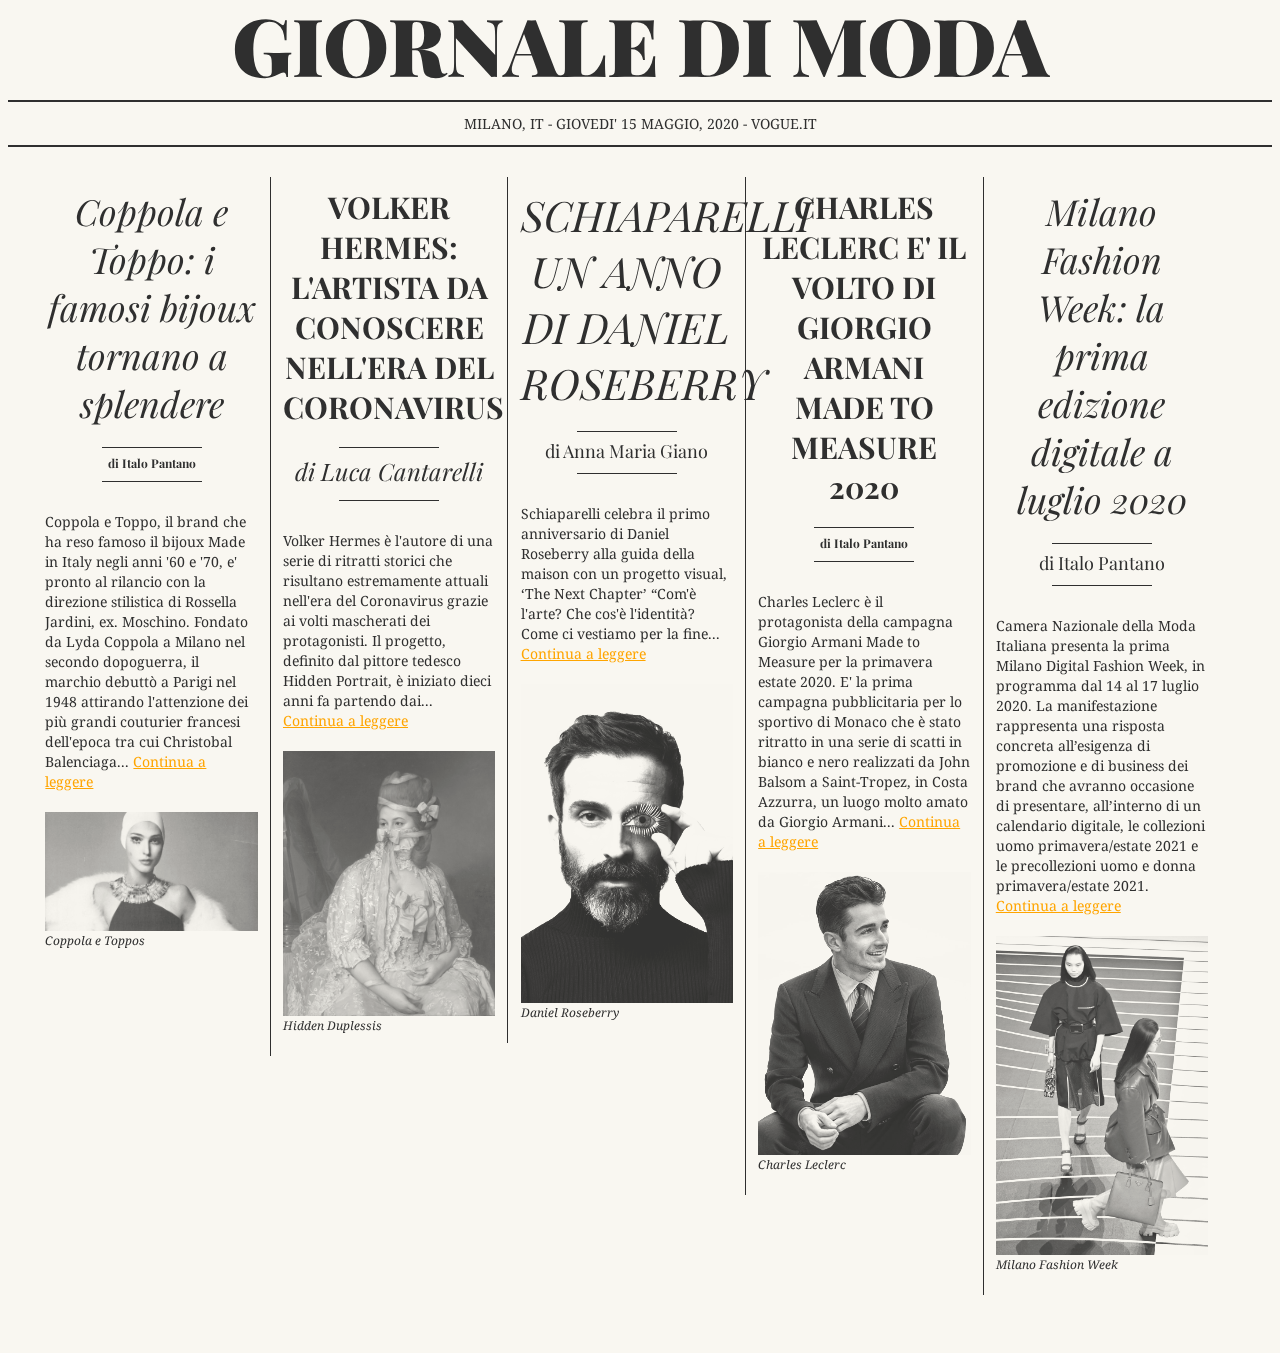
<file: index.html>
<html>
<head>
    <link href='https://fonts.googleapis.com/css?family=Playfair+Display:400,700,900,400italic,700italic,900italic|Droid+Serif:400,700,400italic,700italic' rel='stylesheet' type='text/css'>
    <link rel="stylesheet" href="styles/newspaper.css">
    <title>Newspaper</title>
    <meta name="viewport" content="width=device-width" charset="utf-8">
</head>
<body>
    <div class="head">
        <div class="headerobjectswrapper">
            <div class="weatherforcastbox"><span style="font-style: italic;">
                <ul>
                    <li><a style="color:orange" href="index.html">Home</a></li>
                    <li><a style="color:orange" href="pages/about.html">About</a></li>
                    <li><a style="color:orange" href="documents/Newspaper.pdf" download="index.pdf">Download page</a></li>
                </ul></span><br>
            </div>
            <header>Giornale di moda</header>
        </div>
        <div class="subhead">Milano, IT - Giovedi' 15 Maggio, 2020 - Vogue.it</div>
    </div>
    <div class="content">
        <div class="collumns">
            <div class="collumn">
                <div class="head">
                    <span class="headline hl3">
                        Coppola e Toppo: i famosi bijoux tornano a splendere
                    </span><p><span class="headline hl4">di Italo Pantano</span></p>
                </div>
                    Coppola e Toppo, il brand che ha reso famoso il bijoux Made in Italy
                    negli anni '60 e '70, e' pronto al rilancio con la direzione stilistica
                    di Rossella Jardini, ex. Moschino.
                    Fondato da Lyda Coppola a Milano nel secondo dopoguerra, il marchio
                    debuttò a Parigi nel 1948 attirando l'attenzione dei più
                    grandi couturier francesi dell'epoca tra cui Christobal Balenciaga...
                <a style="color:orange" href="pages/article1.html">Continua a leggere</a><br/><br/>
                <figure class="figure">
                    <img class="media" src="images/CoppolaToppo.jpg" alt="">
                    <figcaption class="figcaption">Coppola e Toppos</figcaption>
                </figure>
            </div>
            <div class="collumn">
                <div class="head">
                    <span class="headline hl1">
                        Volker Hermes: l'artista da conoscere nell'era del Coronavirus
                    </span><p><span class="headline hl2">di Luca Cantarelli</span></p>
                </div>
                    Volker Hermes è l'autore di una serie di ritratti storici che
                    risultano estremamente attuali nell'era del Coronavirus grazie
                    ai volti mascherati dei protagonisti. Il progetto, definito
                    dal pittore tedesco Hidden Portrait, è iniziato dieci anni fa
                    partendo dai...
                <a style="color:orange" href="pages/article2.html">Continua a leggere</a><br/><br/>
                <figure class="figure">
                    <img class="media" src="images/HiddenDuplessis.jpg" alt="">
                    <figcaption class="figcaption">Hidden Duplessis</figcaption>
                </figure>
            </div>
            <div class="collumn">
                <div class="head">
                    <span class="headline hl5">
                        Schiaparelli un anno di Daniel Roseberry
                    </span><p><span class="headline hl6">di Anna Maria Giano</span></p>
                </div>
                    Schiaparelli celebra il primo anniversario di Daniel Roseberry
                    alla guida della maison con un progetto visual, ‘The Next Chapter’
                    “Com'è l'arte? Che cos'è l'identità? Come ci vestiamo per la fine...
                <a style="color:orange" href="pages/article3.html">Continua a leggere</a><br/><br/>
                <figure class="figure">
                    <img class="media" src="images/Schiaparelli.jpg" alt="">
                    <figcaption class="figcaption">Daniel Roseberry</figcaption>
                </figure>
            </div>
            <div class="collumn">
                <div class="head">
                    <span class="headline hl1">
                        Charles Leclerc e' il volto di Giorgio Armani Made to Measure 2020
                    </span><p><span class="headline hl4">di Italo Pantano</span></p>
                </div>
                    Charles Leclerc è il protagonista della campagna Giorgio Armani
                    Made to Measure per la primavera estate 2020. E' la prima campagna
                    pubblicitaria per lo sportivo di Monaco che è stato ritratto in
                    una serie di scatti in bianco e nero realizzati da John Balsom a
                    Saint-Tropez, in Costa Azzurra, un luogo molto amato da Giorgio Armani...
                <a style="color:orange" href="pages/article4.html">Continua a leggere</a><br/><br/>
                <figure class="figure">
                    <img class="media" src="images/CharlesLeclerc.jpg" alt="">
                    <figcaption class="figcaption">Charles Leclerc</figcaption>
                </figure>
            </div>
            <div class="collumn">
                <div class="head">
                    <span class="headline hl3">
                        Milano Fashion Week: la prima edizione digitale a luglio 2020
                    </span><p><span class="headline hl6">di Italo Pantano</span></p>
                </div>
                    Camera Nazionale della Moda Italiana presenta la prima Milano
                    Digital Fashion Week, in programma dal 14 al 17 luglio 2020.
                    La manifestazione rappresenta una risposta concreta all’esigenza
                    di promozione e di business dei brand che avranno occasione di
                    presentare, all’interno di un calendario digitale, le collezioni
                    uomo primavera/estate 2021 e le precollezioni uomo e donna
                    primavera/estate 2021.
                <a style="color:orange" href="pages/article5.html">Continua a leggere</a><br/><br/>
                <figure class="figure">
                    <img class="media" src="images/FashionStyle.jpg" alt="">
                    <figcaption class="figcaption">Milano Fashion Week</figcaption>
                </figure>
            </div>
        </div>
    </div>
</body>
</html>
</file>
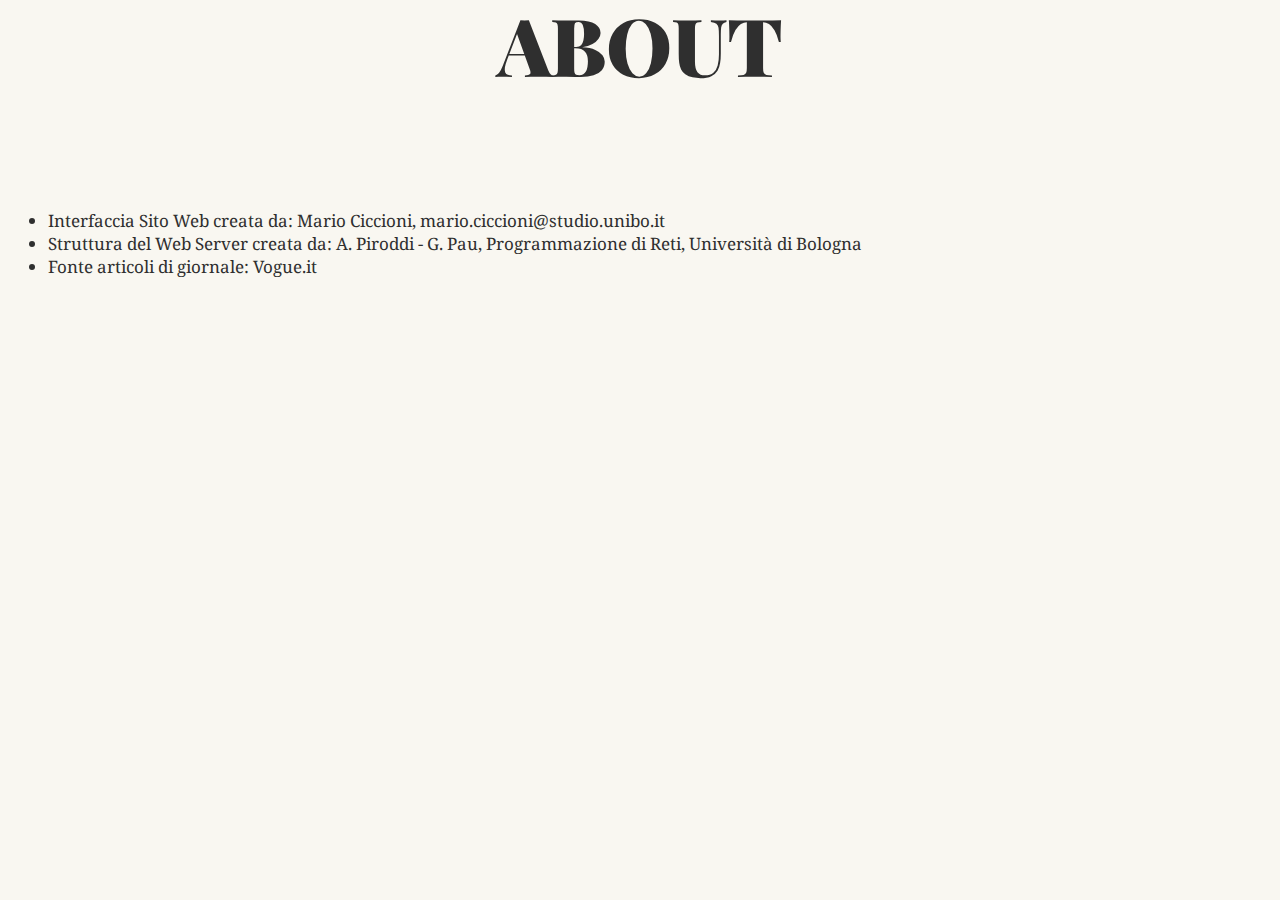
<file: pages/about.html>
<html>
<head>
    <link href='https://fonts.googleapis.com/css?family=Playfair+Display:400,700,900,400italic,700italic,900italic|Droid+Serif:400,700,400italic,700italic' rel='stylesheet' type='text/css'>
    <link rel="stylesheet" href="../styles/articlestyle.css">
    <title>Newspaper</title>
    <meta name="viewport" content="width=device-width" charset="utf-8">
</head>
<body>
    <div class="head">
        <div class="headerobjectswrapper">
            <div class="weatherforcastbox"><span style="font-style: italic;">
                <ul>
                    <li><a style="color:orange" href="../index.html">Home</a></li>
                    <li><a style="color:orange" href="about.html">About</a></li>
                </ul></span><br>
            </div>
            <header>ABOUT</header>
        </div>
        <div style="font-size:17px" align="left">
            <br/>
            <br/>
            <br/>
            <br/>
            <ul>
                <li>Interfaccia Sito Web creata da: Mario Ciccioni, mario.ciccioni@studio.unibo.it</li>
                <li>Struttura del Web Server creata da: A. Piroddi - G. Pau, Programmazione di Reti, Università di Bologna</li>
                <li>Fonte articoli di giornale: Vogue.it</li>
            </ul>
        </div>
    </div>
</body>
</html>
</file>
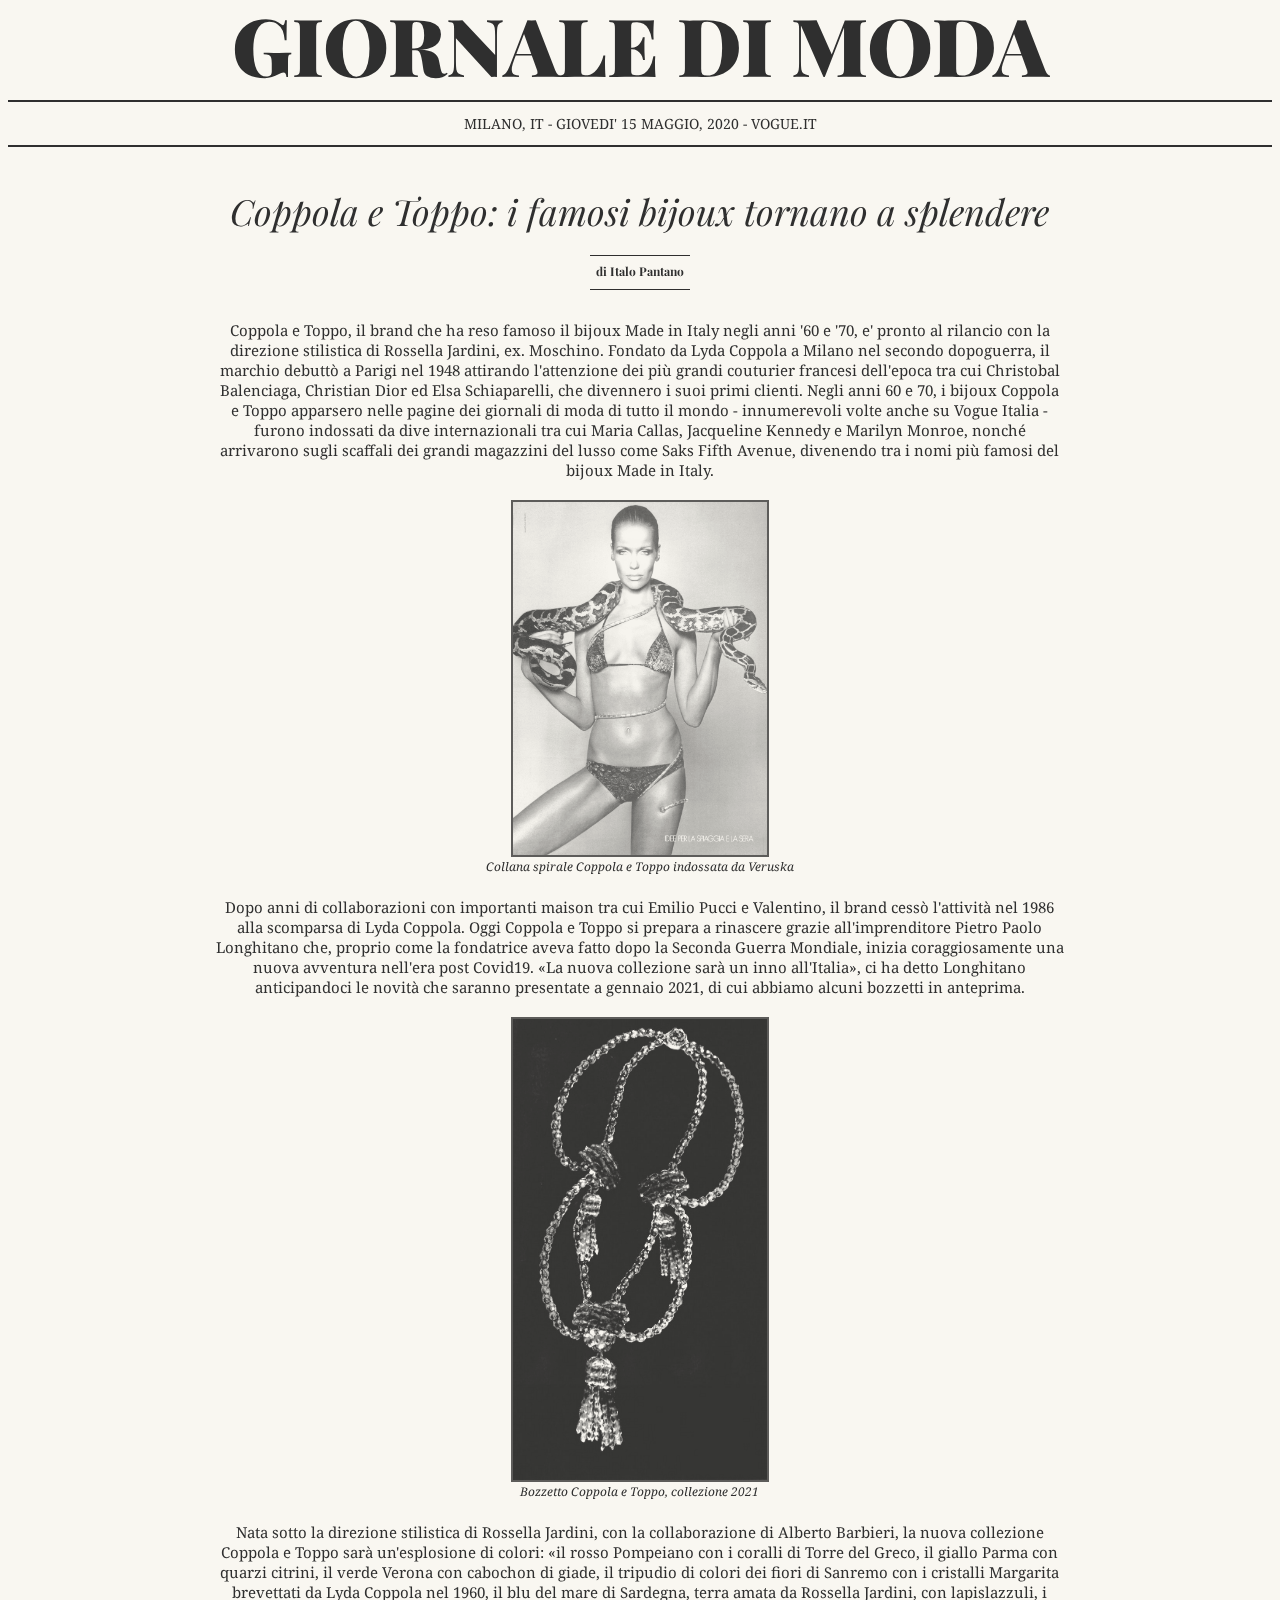
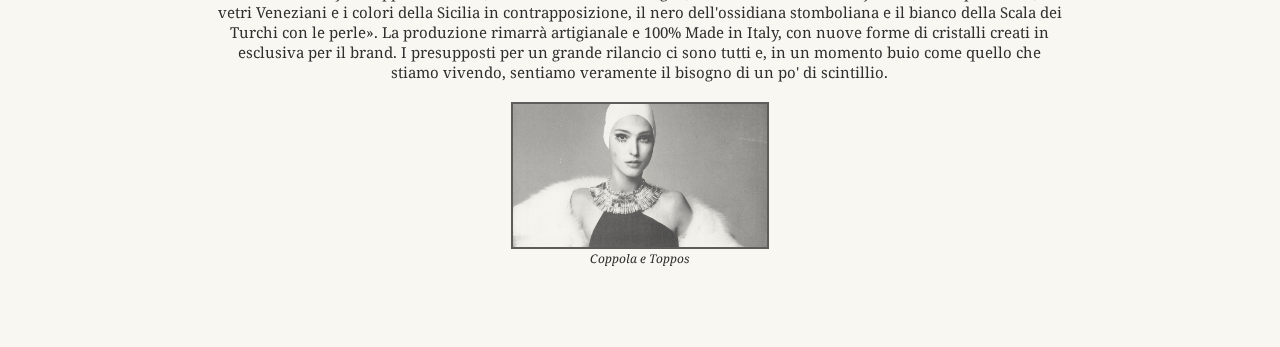
<file: pages/article1.html>
<html>
<head>
    <link href='https://fonts.googleapis.com/css?family=Playfair+Display:400,700,900,400italic,700italic,900italic|Droid+Serif:400,700,400italic,700italic' rel='stylesheet' type='text/css'>
    <link rel="stylesheet" href="../styles/articlestyle.css">
    <title>Newspaper</title>
    <meta name="viewport" content="width=device-width" charset="utf-8">
</head>
<body>
    <div class="head">
        <div class="headerobjectswrapper">
            <div class="weatherforcastbox"><span style="font-style: italic;">
                <ul>
                    <li><a style="color:orange" href="../index.html">Home</a></li>
                    <li><a style="color:orange" href="about.html">About</a></li>
                </ul></span><br>
            </div>
            <header>Giornale di moda</header>
        </div>
        <div class="subhead">Milano, IT - Giovedi' 15 Maggio, 2020 - Vogue.it</div>
    </div>
    <div class="content">
        <div class="collumnforarticle">
            <div class="head">
                <span class="headline hl3">
                    Coppola e Toppo: i famosi bijoux tornano a splendere
                </span><p><span class="headline hl4">di Italo Pantano</span></p>
            </div>
                Coppola e Toppo, il brand che ha reso famoso il bijoux Made in Italy
                negli anni '60 e '70, e' pronto al rilancio con la direzione stilistica
                di Rossella Jardini, ex. Moschino.
                Fondato da Lyda Coppola a Milano nel secondo dopoguerra, il marchio
                debuttò a Parigi nel 1948 attirando l'attenzione dei più
                grandi couturier francesi dell'epoca tra cui Christobal Balenciaga,
                Christian Dior ed Elsa Schiaparelli, che divennero i suoi primi clienti.
                Negli anni 60 e 70, i bijoux Coppola e Toppo apparsero nelle pagine
                dei giornali di moda di tutto il mondo - innumerevoli volte anche
                su Vogue Italia - furono indossati da dive internazionali tra cui
                Maria Callas, Jacqueline Kennedy e Marilyn Monroe, nonché arrivarono
                sugli scaffali dei grandi magazzini del lusso come Saks Fifth Avenue,
                divenendo tra i nomi più famosi del bijoux Made in Italy.
                <br/><br/>
                <figure class="figure">
                    <img class="mediaforarticle" src="../images/Collana.jpg" border="2" alt="">
                    <figcaption class="figcaption">Collana spirale Coppola e Toppo indossata da Veruska</figcaption>
                </figure>
                Dopo anni di collaborazioni con importanti maison tra cui Emilio
                Pucci e Valentino, il brand cessò l'attività nel 1986 alla scomparsa
                di Lyda Coppola.
                Oggi Coppola e Toppo si prepara a rinascere grazie all'imprenditore
                Pietro Paolo Longhitano che, proprio come la fondatrice aveva fatto
                dopo la Seconda Guerra Mondiale, inizia coraggiosamente una nuova
                avventura nell'era post Covid19.
                «La nuova collezione sarà un inno all'Italia», ci ha detto Longhitano
                anticipandoci le novità che saranno presentate a gennaio 2021, di cui
                abbiamo alcuni bozzetti in anteprima.
                <br/><br/>
                <figure class="figure">
                    <img class="mediaforarticle" src="../images/Bozzetto.jpg" border="2" alt="">
                    <figcaption class="figcaption">Bozzetto Coppola e Toppo, collezione 2021</figcaption>
                </figure>
                Nata sotto la direzione stilistica di Rossella Jardini, con la
                collaborazione di Alberto Barbieri, la nuova collezione Coppola
                e Toppo sarà un'esplosione di colori: «il rosso Pompeiano con i
                coralli di Torre del Greco, il giallo Parma con quarzi citrini,
                il verde Verona con cabochon di giade, il tripudio di colori dei
                fiori di Sanremo con i cristalli Margarita brevettati da Lyda
                Coppola nel 1960, il blu del mare di Sardegna, terra amata da
                Rossella Jardini, con lapislazzuli, i vetri Veneziani e i colori
                della Sicilia in contrapposizione, il nero dell'ossidiana stomboliana
                e il bianco della Scala dei Turchi con le perle». La produzione rimarrà
                artigianale e 100% Made in Italy, con nuove forme di cristalli creati
                in esclusiva per il brand.
                I presupposti per un grande rilancio ci sono tutti e, in un momento
                buio come quello che stiamo vivendo, sentiamo veramente il bisogno
                di un po' di scintillio.
                <br/><br/>
            <figure class="figure">
                <img class="mediaforarticle" src="../images/CoppolaToppo.jpg" border="2" alt="">
                <figcaption class="figcaption">Coppola e Toppos</figcaption>
            </figure>
        </div>
    </div>
</body>
</html>
</file>
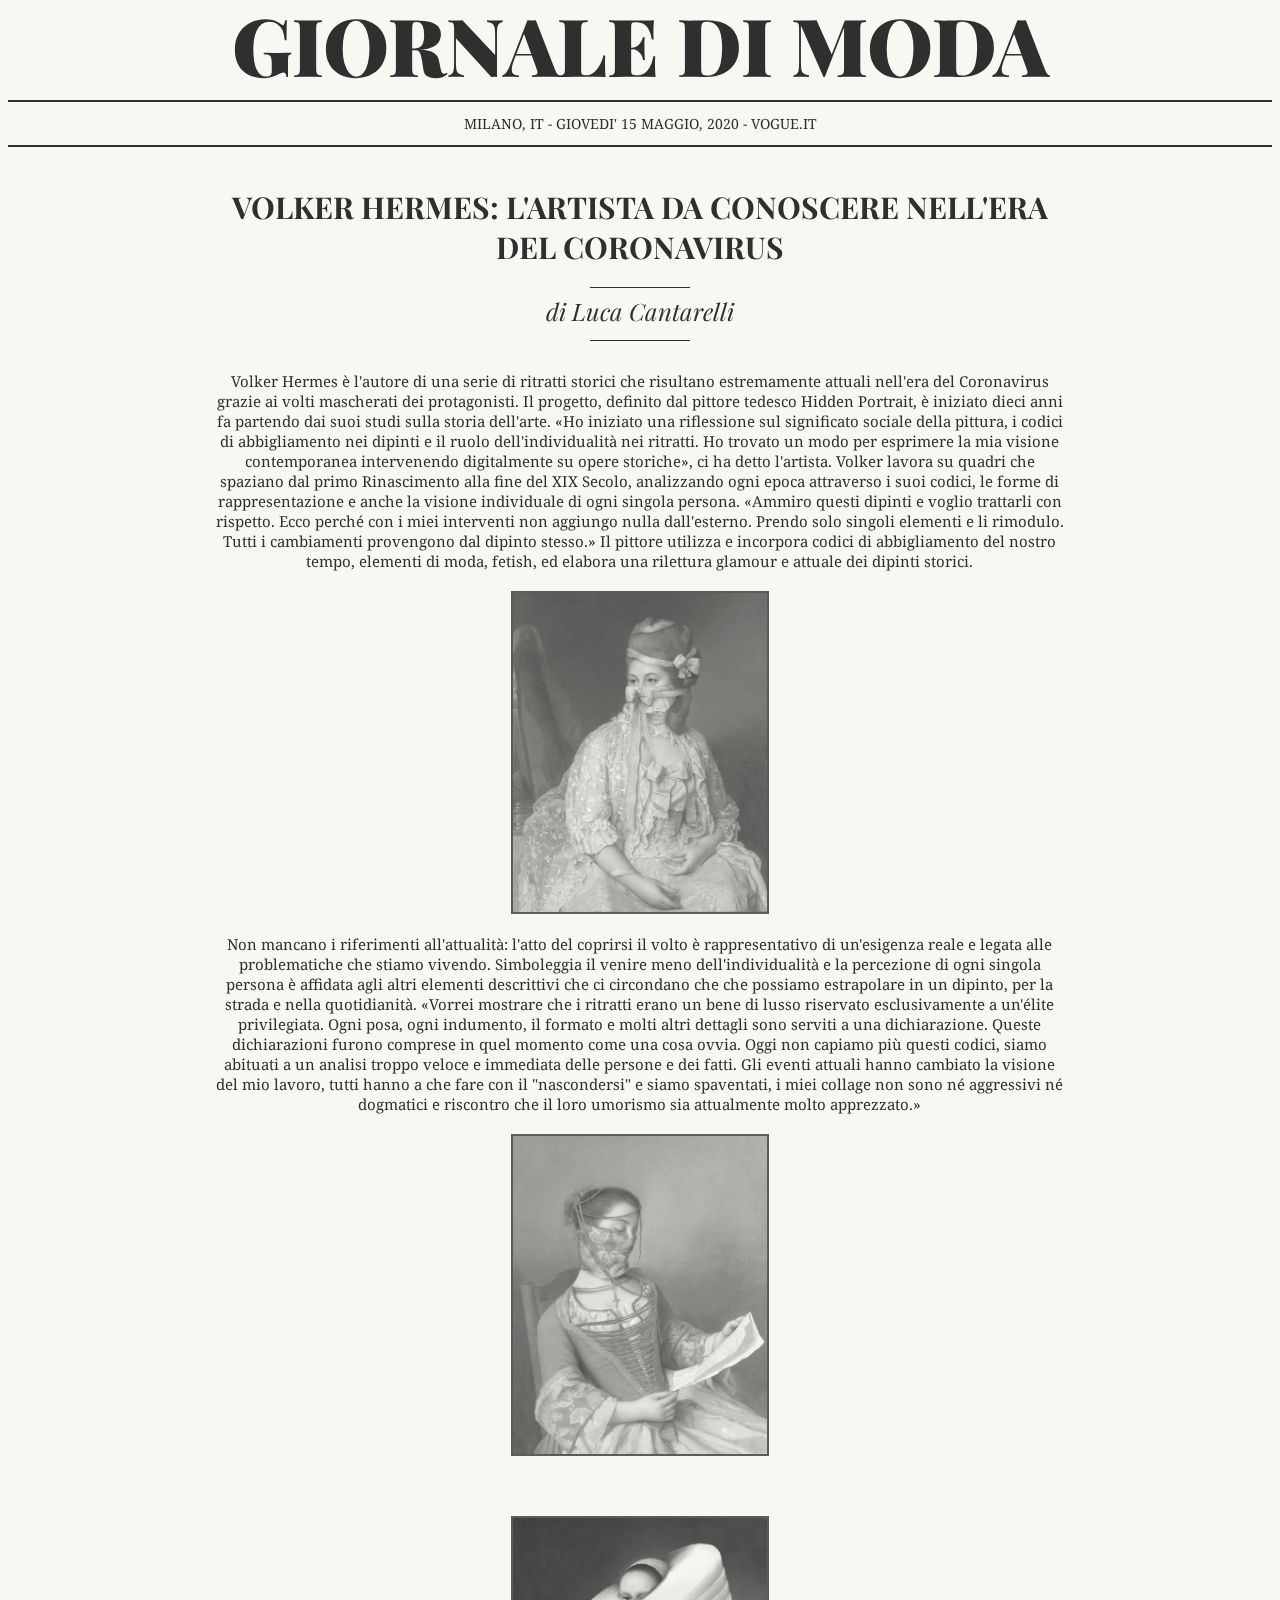
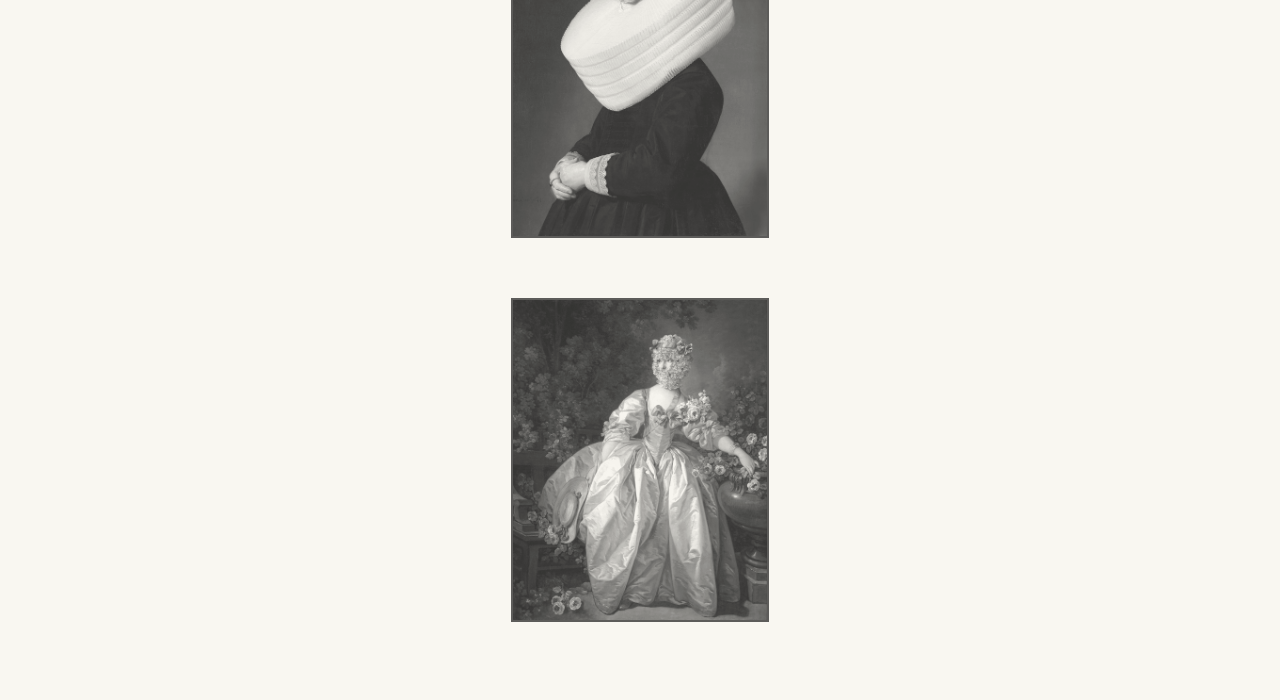
<file: pages/article2.html>
<html>
<head>
    <link href='https://fonts.googleapis.com/css?family=Playfair+Display:400,700,900,400italic,700italic,900italic|Droid+Serif:400,700,400italic,700italic' rel='stylesheet' type='text/css'>
    <link rel="stylesheet" href="../styles/articlestyle.css">
    <title>Newspaper</title>
    <meta name="viewport" content="width=device-width" charset="utf-8">
</head>
<body>
    <div class="head">
        <div class="headerobjectswrapper">
            <div class="weatherforcastbox"><span style="font-style: italic;">
                <ul>
                    <li><a style="color:orange" href="../index.html">Home</a></li>
                    <li><a style="color:orange" href="about.html">About</a></li>
                </ul></span><br>
            </div>
            <header>Giornale di moda</header>
        </div>
        <div class="subhead">Milano, IT - Giovedi' 15 Maggio, 2020 - Vogue.it</div>
    </div>
    <div class="content">
        <div class="collumnforarticle">
            <div class="head">
                <span class="headline hl1">
                    Volker Hermes: l'artista da conoscere nell'era del Coronavirus
                </span><p><span class="headline hl2">di Luca Cantarelli</span></p>
            </div>
                Volker Hermes è l'autore di una serie di ritratti storici che risultano
                estremamente attuali nell'era del Coronavirus grazie ai volti mascherati
                dei protagonisti.
                Il progetto, definito dal pittore tedesco Hidden Portrait, è iniziato
                dieci anni fa partendo dai suoi studi sulla storia dell'arte.
                «Ho iniziato una riflessione sul significato sociale della pittura,
                i codici di abbigliamento nei dipinti e il ruolo dell'individualità
                nei ritratti. Ho trovato un modo per esprimere la mia visione contemporanea
                intervenendo digitalmente su opere storiche», ci ha detto l'artista.
                Volker lavora su quadri che spaziano dal primo Rinascimento alla fine
                del XIX Secolo, analizzando ogni epoca attraverso i suoi codici, le forme
                di rappresentazione e anche la visione individuale di ogni singola persona.
                «Ammiro questi dipinti e voglio trattarli con rispetto. Ecco perché con i
                miei interventi non aggiungo nulla dall'esterno. Prendo solo singoli
                elementi e li rimodulo. Tutti i cambiamenti provengono dal dipinto stesso.»
                Il pittore utilizza e incorpora codici di abbigliamento del nostro tempo,
                elementi di moda, fetish, ed elabora una rilettura glamour e attuale dei dipinti
                storici.
                <br/><br/>
                <figure class="figure">
                    <img class="mediaforarticle" src="../images/HiddenDuplessis.jpg" border="2" alt="">
                </figure>
                Non mancano i riferimenti all'attualità: l'atto del coprirsi il volto
                è rappresentativo di un'esigenza reale e legata alle problematiche che
                stiamo vivendo. Simboleggia il venire meno dell'individualità e la percezione
                di ogni singola persona è affidata agli altri elementi descrittivi che ci
                circondano che che possiamo estrapolare in un dipinto, per la strada e nella
                quotidianità.
                «Vorrei mostrare che i ritratti erano un bene di lusso riservato esclusivamente
                a un'élite privilegiata. Ogni posa, ogni indumento, il formato e molti altri
                dettagli sono serviti a una dichiarazione. Queste dichiarazioni furono comprese
                in quel momento come una cosa ovvia. Oggi non capiamo più questi codici, siamo
                abituati a un analisi troppo veloce e immediata delle persone e dei fatti. Gli
                eventi attuali hanno cambiato la visione del mio lavoro, tutti hanno a che fare
                con il "nascondersi" e siamo spaventati, i miei collage non sono né aggressivi né
                dogmatici e riscontro che il loro umorismo sia attualmente molto apprezzato.»
                <br/><br/>
                <figure class="figure">
                    <img class="mediaforarticle" src="../images/HiddenLiotard.jpg" border="2" alt="">
                </figure>
                <br/><br/>
            <figure class="figure">
                <img class="mediaforarticle" src="../images/HiddenHals.jpg" border="2" alt="">
            </figure>
            <br/><br/>
            <figure class="figure">
                <img class="mediaforarticle" src="../images/HiddenBoucher.jpg" border="2" alt="">
            </figure>
        </div>
    </div>
</body>
</html>
</file>
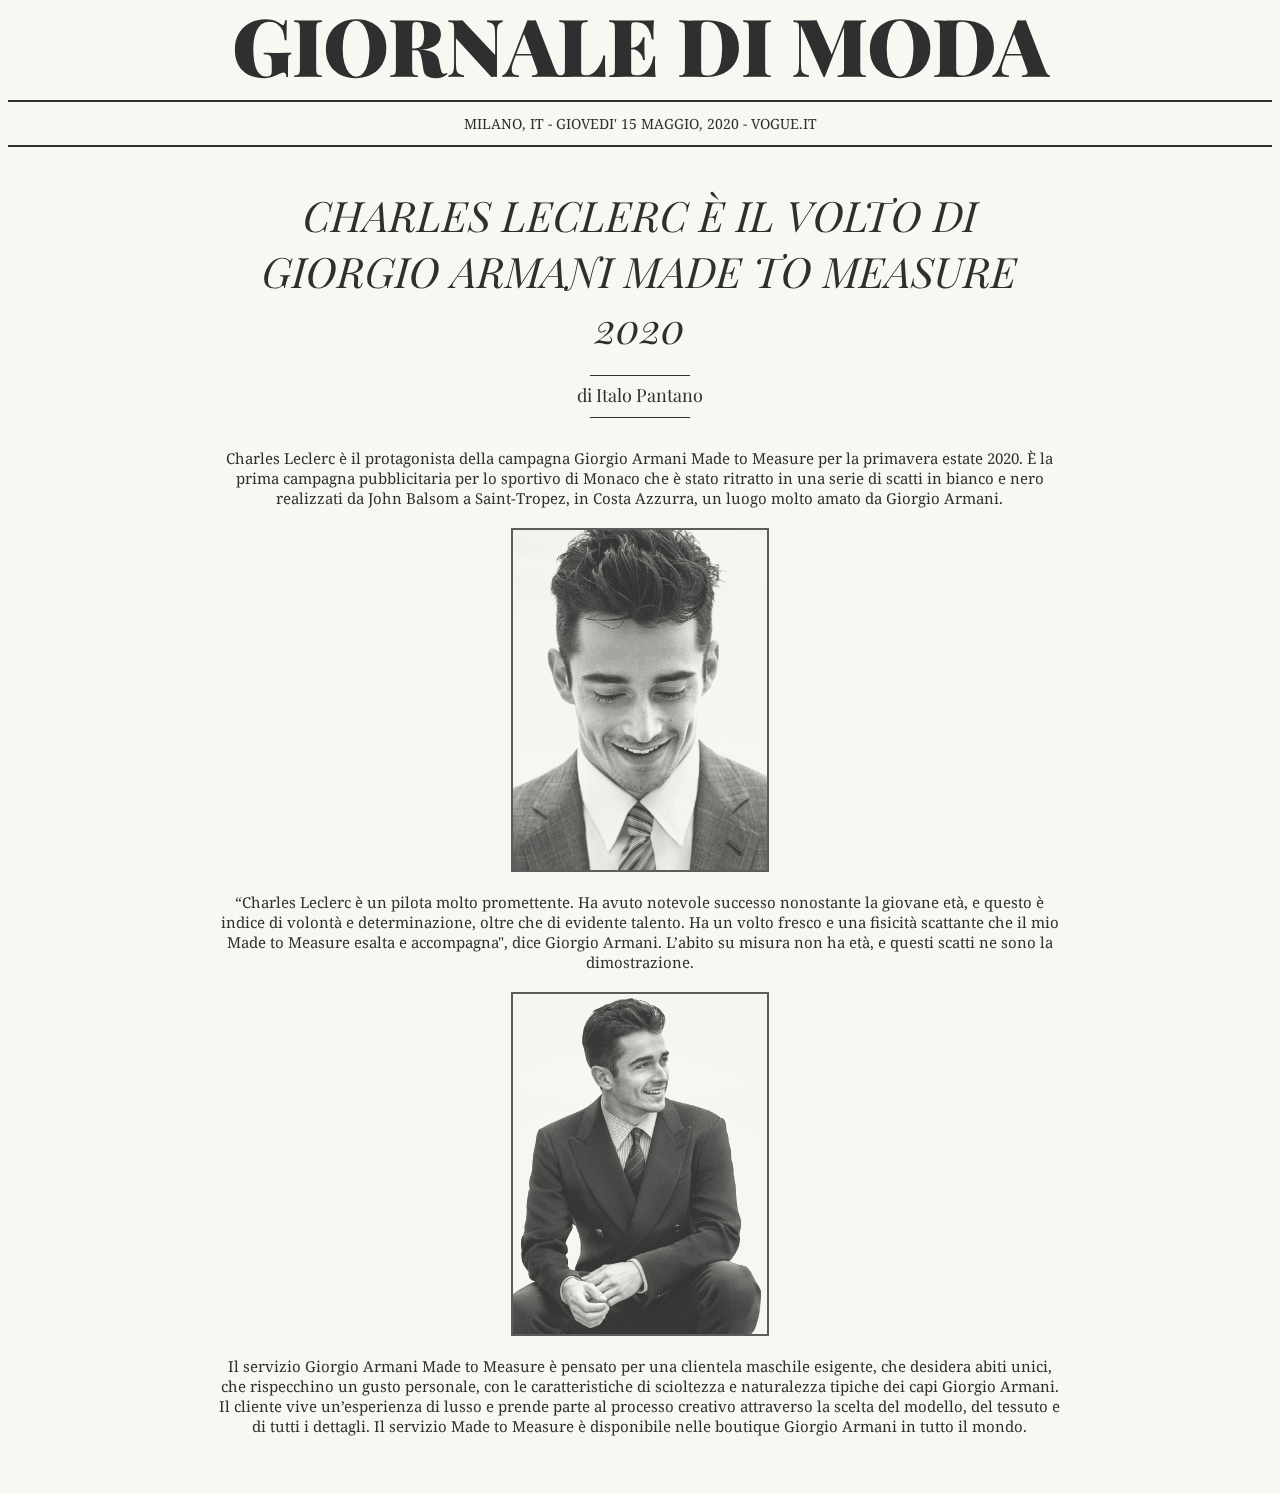
<file: pages/article4.html>
<html>
<head>
    <link href='https://fonts.googleapis.com/css?family=Playfair+Display:400,700,900,400italic,700italic,900italic|Droid+Serif:400,700,400italic,700italic' rel='stylesheet' type='text/css'>
    <link rel="stylesheet" href="../styles/articlestyle.css">
    <title>Newspaper</title>
    <meta name="viewport" content="width=device-width" charset="utf-8">
</head>
<body>
    <div class="head">
        <div class="headerobjectswrapper">
            <div class="weatherforcastbox"><span style="font-style: italic;">
                <ul>
                    <li><a style="color:orange" href="../index.html">Home</a></li>
                    <li><a style="color:orange" href="about.html">About</a></li>
                </ul></span><br>
            </div>
            <header>Giornale di moda</header>
        </div>
        <div class="subhead">Milano, IT - Giovedi' 15 Maggio, 2020 - Vogue.it</div>
    </div>
    <div class="content">
        <div class="collumnforarticle">
            <div class="head">
                <span class="headline hl5">
                    Charles Leclerc è il volto di Giorgio Armani Made to Measure 2020
                </span><p><span class="headline hl6">di Italo Pantano</span></p>
            </div>
                Charles Leclerc è il protagonista della campagna Giorgio Armani Made
                to Measure per la primavera estate 2020.
                È la prima campagna pubblicitaria per lo sportivo di Monaco che è stato
                ritratto in una serie di scatti in bianco e nero realizzati da John
                Balsom a Saint-Tropez, in Costa Azzurra, un luogo molto amato da Giorgio
                Armani.
                <br/><br/>
                <figure class="figure">
                    <img class="mediaforarticle" src="../images/CharlesLeclerc1.jpg" border="2" alt="">
                </figure>
                “Charles Leclerc è un pilota molto promettente. Ha avuto notevole
                successo nonostante la giovane età, e questo è indice di volontà
                e determinazione, oltre che di evidente talento. Ha un volto fresco
                e una fisicità scattante che il mio Made to Measure esalta e accompagna",
                dice Giorgio Armani.
                L’abito su misura non ha età, e questi scatti ne sono la dimostrazione.
                <br/><br/>
                <figure class="figure">
                    <img class="mediaforarticle" src="../images/CharlesLeclerc2.jpg" border="2" alt="">
                </figure>
                Il servizio Giorgio Armani Made to Measure è pensato per una clientela
                maschile esigente, che desidera abiti unici, che rispecchino un gusto
                personale, con le caratteristiche di scioltezza e naturalezza tipiche
                dei capi Giorgio Armani. Il cliente vive un’esperienza di lusso e prende
                parte al processo creativo attraverso la scelta del modello, del tessuto
                e di tutti i dettagli.
                Il servizio Made to Measure è disponibile nelle boutique Giorgio Armani
                in tutto il mondo.
        </div>
    </div>
</body>
</html>
</file>
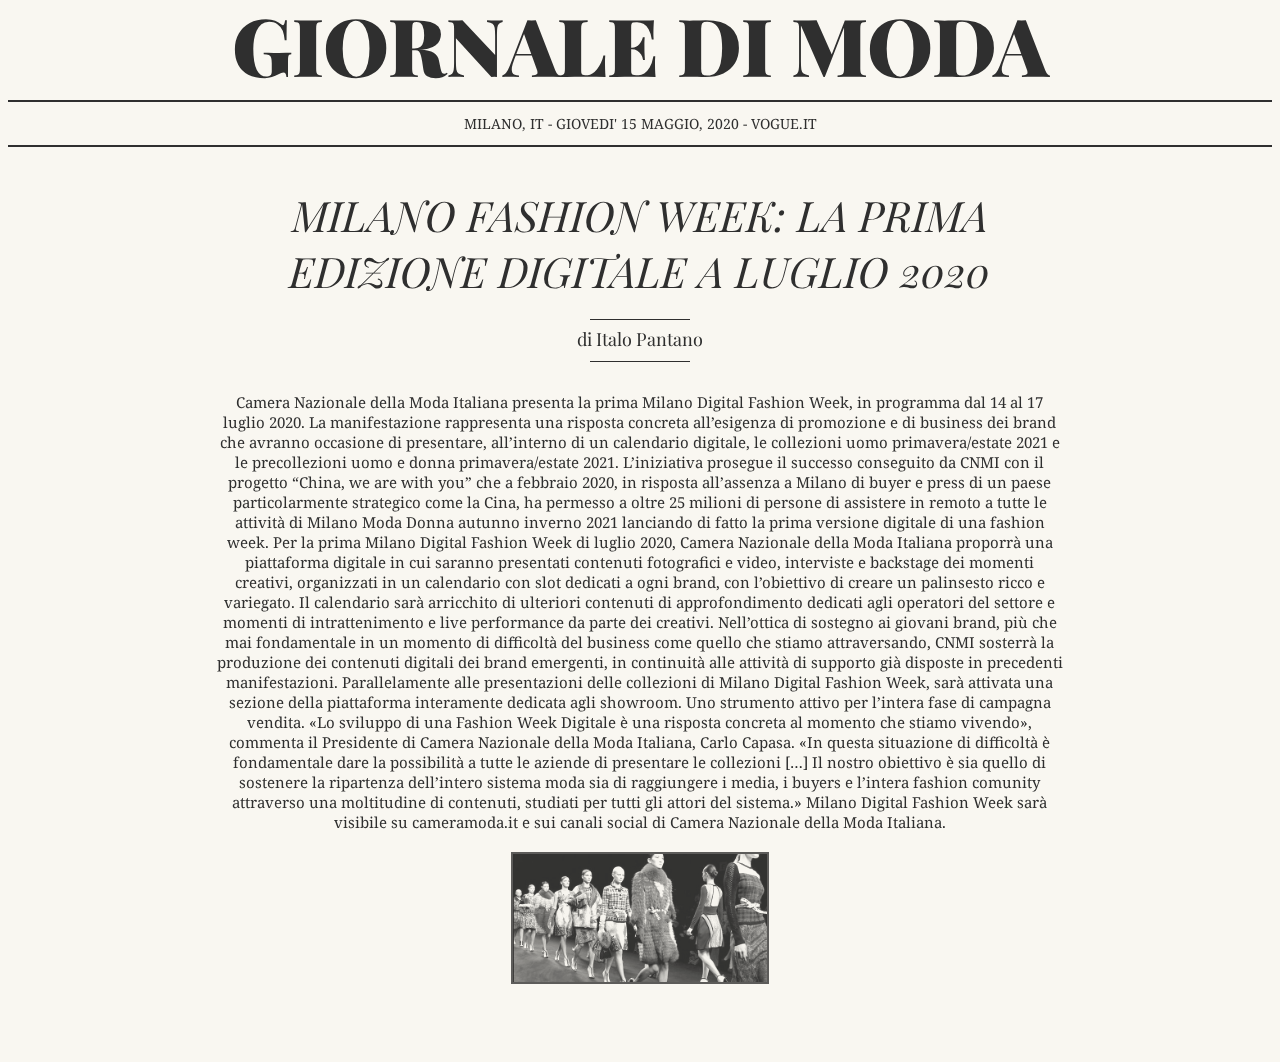
<file: pages/article5.html>
<html>
<head>
    <link href='https://fonts.googleapis.com/css?family=Playfair+Display:400,700,900,400italic,700italic,900italic|Droid+Serif:400,700,400italic,700italic' rel='stylesheet' type='text/css'>
    <link rel="stylesheet" href="../styles/articlestyle.css">
    <title>Newspaper</title>
    <meta name="viewport" content="width=device-width" charset="utf-8">
</head>
<body>
    <div class="head">
        <div class="headerobjectswrapper">
            <div class="weatherforcastbox"><span style="font-style: italic;">
                <ul>
                    <li><a style="color:orange" href="../index.html">Home</a></li>
                    <li><a style="color:orange" href="about.html">About</a></li>
                </ul></span><br>
            </div>
            <header>Giornale di moda</header>
        </div>
        <div class="subhead">Milano, IT - Giovedi' 15 Maggio, 2020 - Vogue.it</div>
    </div>
    <div class="content">
        <div class="collumnforarticle">
            <div class="head">
                <span class="headline hl5">
                    Milano Fashion Week: la prima edizione digitale a luglio 2020
                </span><p><span class="headline hl6">di Italo Pantano</span></p>
            </div>
                Camera Nazionale della Moda Italiana presenta la prima Milano Digital
                Fashion Week, in programma dal 14 al 17 luglio 2020.
                La manifestazione rappresenta una risposta concreta all’esigenza di
                promozione e di business dei brand che avranno occasione di presentare,
                all’interno di un calendario digitale, le collezioni uomo primavera/estate
                2021 e le precollezioni uomo e donna primavera/estate 2021.
                L’iniziativa prosegue il successo conseguito da CNMI con il progetto
                “China, we are with you” che a febbraio 2020, in risposta all’assenza
                a Milano di buyer e press di un paese particolarmente strategico come
                la Cina, ha permesso a oltre 25 milioni di persone di assistere in remoto
                a tutte le attività di Milano Moda Donna autunno inverno 2021 lanciando
                di fatto la prima versione digitale di una fashion week.
                Per la prima Milano Digital Fashion Week di luglio 2020, Camera Nazionale
                della Moda Italiana proporrà una piattaforma digitale in cui saranno
                presentati contenuti fotografici e video, interviste e backstage dei
                momenti creativi, organizzati in un calendario con slot dedicati a ogni
                brand, con l’obiettivo di creare un palinsesto ricco e variegato.
                Il calendario sarà arricchito di ulteriori contenuti di approfondimento
                dedicati agli operatori del settore e momenti di intrattenimento e live
                performance da parte dei creativi.
                Nell’ottica di sostegno ai giovani brand, più che mai fondamentale in
                un momento di difficoltà del business come quello che stiamo attraversando,
                CNMI sosterrà la produzione dei contenuti digitali dei brand emergenti,
                in continuità alle attività di supporto già disposte in precedenti manifestazioni.
                Parallelamente alle presentazioni delle collezioni di Milano Digital
                Fashion Week, sarà attivata una sezione della piattaforma interamente
                dedicata agli showroom. Uno strumento attivo per l’intera fase di
                campagna vendita.
                «Lo sviluppo di una Fashion Week Digitale è una risposta concreta
                al momento che stiamo vivendo», commenta il Presidente di Camera
                Nazionale della  Moda  Italiana, Carlo Capasa. «In questa situazione
                di difficoltà è fondamentale dare la possibilità a tutte le aziende
                di presentare le collezioni […] Il nostro obiettivo è sia quello di
                sostenere la ripartenza dell’intero sistema moda sia di raggiungere
                i media, i buyers e l’intera fashion comunity attraverso una moltitudine
                di contenuti, studiati per tutti gli attori del sistema.»
                Milano Digital Fashion Week sarà visibile su cameramoda.it e sui canali
                social di Camera Nazionale della Moda Italiana.
                <br/><br/>
                <figure class="figure">
                    <img class="mediaforarticle" src="../images/MilanoFashion.jpg" border="2" alt="">
                </figure>
        </div>
    </div>
</body>
</html>
</file>
<file: styles/newspaper.css>
body{
    font-family: 'Droid Serif', serif;
    font-size: 14px;
    color: #2f2f2f;
    background-color: #f9f7f1;
}

header{
    font-family: 'Playfair Display', serif;
    font-weight: 900;
    font-size: 80px;
    text-transform: uppercase;
    display: inline-block;
    line-height: 72px;
    margin-bottom: 20px;
}

p{
    margin-top: 0;
    margin-bottom: 20px;
}

.head{
    text-align: center;
    position: relative;
}

.headerobjectswrapper{
}

.subhead{
    text-transform: uppercase;
    border-bottom: 2px solid #2f2f2f;
    border-top: 2px solid #2f2f2f;
    padding: 12px 0 12px 0;
}

.weatherforcastbox{
    text-align: left;
    position: relative;
    width: 10%;
    left: 10px;
    border: 2px solid #2f2f2f;
    padding: 10px 5px 1px 5px;
    line-height: 17px;
    display: inline-block;
    margin: 0 50px 20px -360px;
}

.content{
    font-size: 0;
    line-height: 0;
    word-spacing: -.31em;
    display: inline-block;
    margin: 30px 2% 0 2%;
}

.collumns{
}

.collumn{
    font-size: 14px;
    line-height: 20px;
    width: 17.5%;
    display: inline-block;
    padding: 0 1% 0 1%;
    vertical-align: top;
    margin-bottom: 50px;
    transition: all .7s;
}

.collumnforarticle{
    text-align: center;
    font-size: 14px;
    line-height: 20px;
    width: 70%;
    display: inline-block;
    padding: 0 1% 0 1%;
    vertical-align: top;
    margin-bottom: 50px;
    transition: all .7s;
}

.collumn + .collumn {
  border-left: 1px solid #2f2f2f;
}

.collumn .headline{
    text-align: center;
    line-height: normal;
    font-family: 'Playfair Display', serif;
    display: block;
    margin: 0 auto;
}

.collumn .headline.hl1{
    font-weight: 700;
    font-size: 30px;
    text-transform: uppercase;
    padding: 10px 0 10px 0;
}

.collumn .headline.hl2{
    font-weight: 400;
    font-style: italic;
    font-size: 24px;
    box-sizing: border-box;
    padding: 10px 0 10px 0;
}

.collumn .headline.hl2:before{
    border-top: 1px solid #2f2f2f;
    content: '';
    width: 100px;
    height: 7px;
    display: block;
    margin: 0 auto;
}

.collumn .headline.hl2:after{
    border-bottom: 1px solid #2f2f2f;
    content: '';
    width: 100px;
    height: 13px;
    display: block;
    margin: 0 auto;
}

.collumn .headline.hl3{
    font-weight: 400;
    font-style: italic;
    font-size: 36px;
    box-sizing: border-box;
    padding: 10px 0 10px 0;
}

.collumn .headline.hl4{
    font-weight: 700;
    font-size: 12px;
    box-sizing: border-box;
    padding: 10px 0 10px 0;
}

.collumn .headline.hl4:before{
    border-top: 1px solid #2f2f2f;
    content: '';
    width: 100px;
    height: 7px;
    display: block;
    margin: 0 auto;
}

.collumn .headline.hl4:after{
    border-bottom: 1px solid #2f2f2f;
    content: '';
    width: 100px;
    height: 10px;
    display: block;
    margin: 0 auto;
}

.collumn .headline.hl5{
    font-weight: 400;
    font-size: 42px;
    text-transform: uppercase;
    font-style: italic;
    box-sizing: border-box;
    padding: 10px 0 10px 0;
}

.collumn .headline.hl6{
    font-weight: 400;
    font-size: 18px;
    box-sizing: border-box;
    padding: 10px 0 10px 0;
}

.collumn .headline.hl6:before{
    border-top: 1px solid #2f2f2f;
    content: '';
    width: 100px;
    height: 7px;
    display: block;
    margin: 0 auto;
}

.collumn .headline.hl6:after{
    border-bottom: 1px solid #2f2f2f;
    content: '';
    width: 100px;
    height: 10px;
    display: block;
    margin: 0 auto;
}

.collumn .figure {
	  margin: 0 0 20px;
}

.collumn .figcaption{
	font-style: italic;
	font-size: 12px;
}

.media {
    -webkit-filter: sepia(80%) contrast(1) opacity(0.8);
    filter: sepia(80%) grayscale(1) contrast(1) opacity(0.8);
    mix-blend-mode: multiply;
    width: 100%;
}

.mediaforarticle {
    -webkit-filter: sepia(80%) contrast(1) opacity(0.8);
    filter: sepia(80%) grayscale(1) contrast(1) opacity(0.8);
    mix-blend-mode: multiply;
    width: 50%;
}

/*________________________________________________________________________________________________________________________________*/
/*MEDIAQUERIES*/
@media only all and (max-width: 1300px) {
    .weatherforcastbox{
        display: none;
    }
}
@media only all and (max-width: 1200px) {
    .collumn{
        width: 31%;
    }
}
    @media only all and (max-width: 900px) {
    .collumn{
        width: 47%;
    }
}
@media only all and (max-width: 600px) {
    .collumn{
        width: 100%;
    }
	.collumn + .collumn {
		border-left: none;
      	border-bottom: 1px solid #2f2f2f;
	}
    header{
        max-width: 320px;
        font-size: 60px;
        line-height: 54px;
        overflow: hidden;
    }
}
</file>
<file: styles/articlestyle.css>
body{
    font-family: 'Droid Serif', serif;
    font-size: 14px;
    color: #2f2f2f;
    background-color: #f9f7f1;
}

header{
    font-family: 'Playfair Display', serif;
    font-weight: 900;
    font-size: 80px;
    text-transform: uppercase;
    display: inline-block;
    line-height: 72px;
    margin-bottom: 20px;
}

p{
    margin-top: 0;
    margin-bottom: 20px;
}

.head{
    text-align: center;
    position: relative;
}

.headerobjectswrapper{
}

.subhead{
    text-transform: uppercase;
    border-bottom: 2px solid #2f2f2f;
    border-top: 2px solid #2f2f2f;
    padding: 12px 0 12px 0;
}

.weatherforcastbox{
    text-align: left;
    position: relative;
    width: 10%;
    left: 10px;
    border: 2px solid #2f2f2f;
    padding: 10px 5px 1px 5px;
    line-height: 17px;
    display: inline-block;
    margin: 0 50px 20px -360px;
}

.content{
    text-align: center;
    font-size: 0;
    line-height: 0;
    word-spacing: -.31em;
    display: inline-block;
    margin: 30px 2% 0 2%;
}

.collumns{
}

.collumnforarticle{
    text-align: center;
    font-size: 15px;
    line-height: 20px;
    width: 70%;
    display: inline-block;
    padding: 0 1% 0 1%;
    vertical-align: top;
    margin-bottom: 50px;
    transition: all .7s;
}

.collumnforarticle + .collumnforarticle {
  border-left: 1px solid #2f2f2f;
}

.collumnforarticle .headline{
    text-align: center;
    line-height: normal;
    font-family: 'Playfair Display', serif;
    display: block;
    margin: 0 auto;
}

.collumnforarticle .headline.hl1{
    font-weight: 700;
    font-size: 30px;
    text-transform: uppercase;
    padding: 10px 0 10px 0;
}

.collumnforarticle .headline.hl2{
    font-weight: 400;
    font-style: italic;
    font-size: 24px;
    box-sizing: border-box;
    padding: 10px 0 10px 0;
}

.collumnforarticle .headline.hl2:before{
    border-top: 1px solid #2f2f2f;
    content: '';
    width: 100px;
    height: 7px;
    display: block;
    margin: 0 auto;
}

.collumnforarticle .headline.hl2:after{
    border-bottom: 1px solid #2f2f2f;
    content: '';
    width: 100px;
    height: 13px;
    display: block;
    margin: 0 auto;
}

.collumnforarticle .headline.hl3{
    font-weight: 400;
    font-style: italic;
    font-size: 36px;
    box-sizing: border-box;
    padding: 10px 0 10px 0;
}

.collumnforarticle .headline.hl4{
    font-weight: 700;
    font-size: 12px;
    box-sizing: border-box;
    padding: 10px 0 10px 0;
}

.collumnforarticle .headline.hl4:before{
    border-top: 1px solid #2f2f2f;
    content: '';
    width: 100px;
    height: 7px;
    display: block;
    margin: 0 auto;
}

.collumnforarticle .headline.hl4:after{
    border-bottom: 1px solid #2f2f2f;
    content: '';
    width: 100px;
    height: 10px;
    display: block;
    margin: 0 auto;
}

.collumnforarticle .headline.hl5{
    font-weight: 400;
    font-size: 42px;
    text-transform: uppercase;
    font-style: italic;
    box-sizing: border-box;
    padding: 10px 0 10px 0;
}

.collumnforarticle .headline.hl6{
    font-weight: 400;
    font-size: 18px;
    box-sizing: border-box;
    padding: 10px 0 10px 0;
}

.collumnforarticle .headline.hl6:before{
    border-top: 1px solid #2f2f2f;
    content: '';
    width: 100px;
    height: 7px;
    display: block;
    margin: 0 auto;
}

.collumnforarticle .headline.hl6:after{
    border-bottom: 1px solid #2f2f2f;
    content: '';
    width: 100px;
    height: 10px;
    display: block;
    margin: 0 auto;
}

.collumnforarticle .figure {
	  margin: 0 0 20px;
}

.collumnforarticle .figcaption{
	font-style: italic;
	font-size: 12px;
}

.media {
    -webkit-filter: sepia(80%) contrast(1) opacity(0.8);
    filter: sepia(80%) grayscale(1) contrast(1) opacity(0.8);
    mix-blend-mode: multiply;
    width: 100%;
}

.mediaforarticle {
    -webkit-filter: sepia(80%) contrast(1) opacity(0.8);
    filter: sepia(80%) grayscale(1) contrast(1) opacity(0.8);
    mix-blend-mode: multiply;
    width: 30%;
}

/*________________________________________________________________________________________________________________________________*/
/*MEDIAQUERIES*/
@media only all and (max-width: 1300px) {
    .weatherforcastbox{
        display: none;
    }
}
@media only all and (max-width: 1200px) {
    .collumnforarticle{
        width: 31%;
    }
}
    @media only all and (max-width: 900px) {
    .collumnforarticle{
        width: 47%;
    }
}
@media only all and (max-width: 600px) {
    .collumnforarticle{
        width: 100%;
    }
	.collumnforarticle + .collumnforarticle {
		border-left: none;
      	border-bottom: 1px solid #2f2f2f;
	}
    header{
        max-width: 320px;
        font-size: 60px;
        line-height: 54px;
        overflow: hidden;
    }
}
</file>
